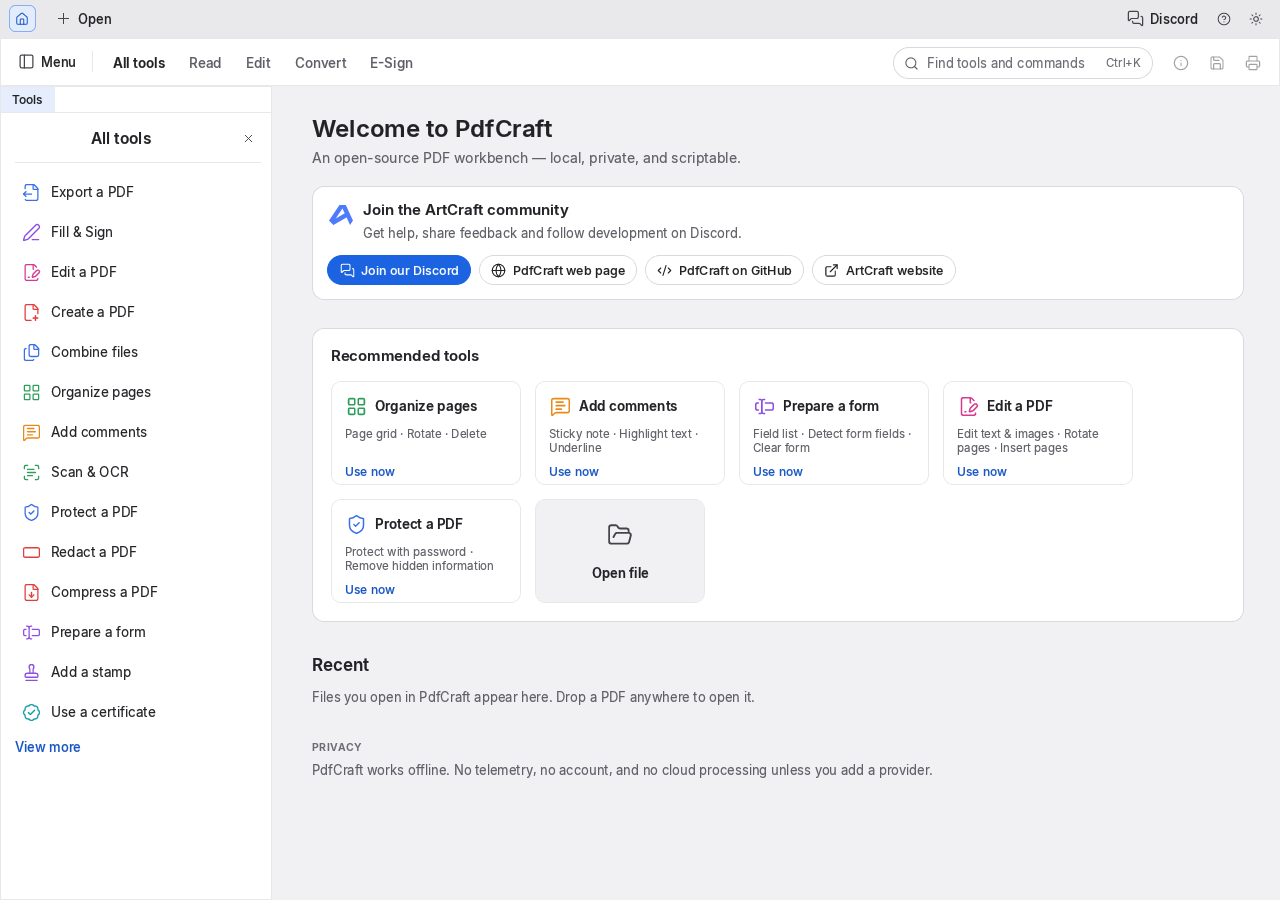
<file: public/pdfcraft/pdfcraft.html>
<!doctype html>
<html lang="en">
  <head>
    <meta charset="utf-8" />
    <meta name="viewport" content="width=device-width, initial-scale=1" />
    <title>PdfCraft</title>
    
<script type="module">
import init, * as bindings from './pdfcraft-web-93f3e457fbc79002.js';
const wasm = await init({ module_or_path: './pdfcraft-web-93f3e457fbc79002_bg.wasm' });


window.wasmBindings = bindings;


dispatchEvent(new CustomEvent("TrunkApplicationStarted", {detail: {wasm}}));

</script>
    <style>
      html, body { margin: 0; height: 100%; overflow: hidden; background: #f1f1f3; }
      canvas { width: 100%; height: 100%; display: block; outline: none; }
      @media (prefers-color-scheme: dark) { html, body { background: #19191c; } }
    </style>
  <link rel="modulepreload" href="./pdfcraft-web-93f3e457fbc79002.js" crossorigin="anonymous" integrity="sha384-DqUh+EFecFJVtspbzNoRPUjBXh1y+eR0T7nB6V3eWsTgqACGW/129zKAVDilrqsd"><link rel="preload" href="./pdfcraft-web-93f3e457fbc79002_bg.wasm" crossorigin="anonymous" integrity="sha384-/n7Zou/LEi38q/gPUeOi5rLaBBDwi6Mh14b0zxk21ZjEkPkO+JCuMJBomZa7A+eM" as="fetch" type="application/wasm"></head>
  <body>
    <canvas id="pdfcraft"></canvas>
  </body>
</html>
</file>
